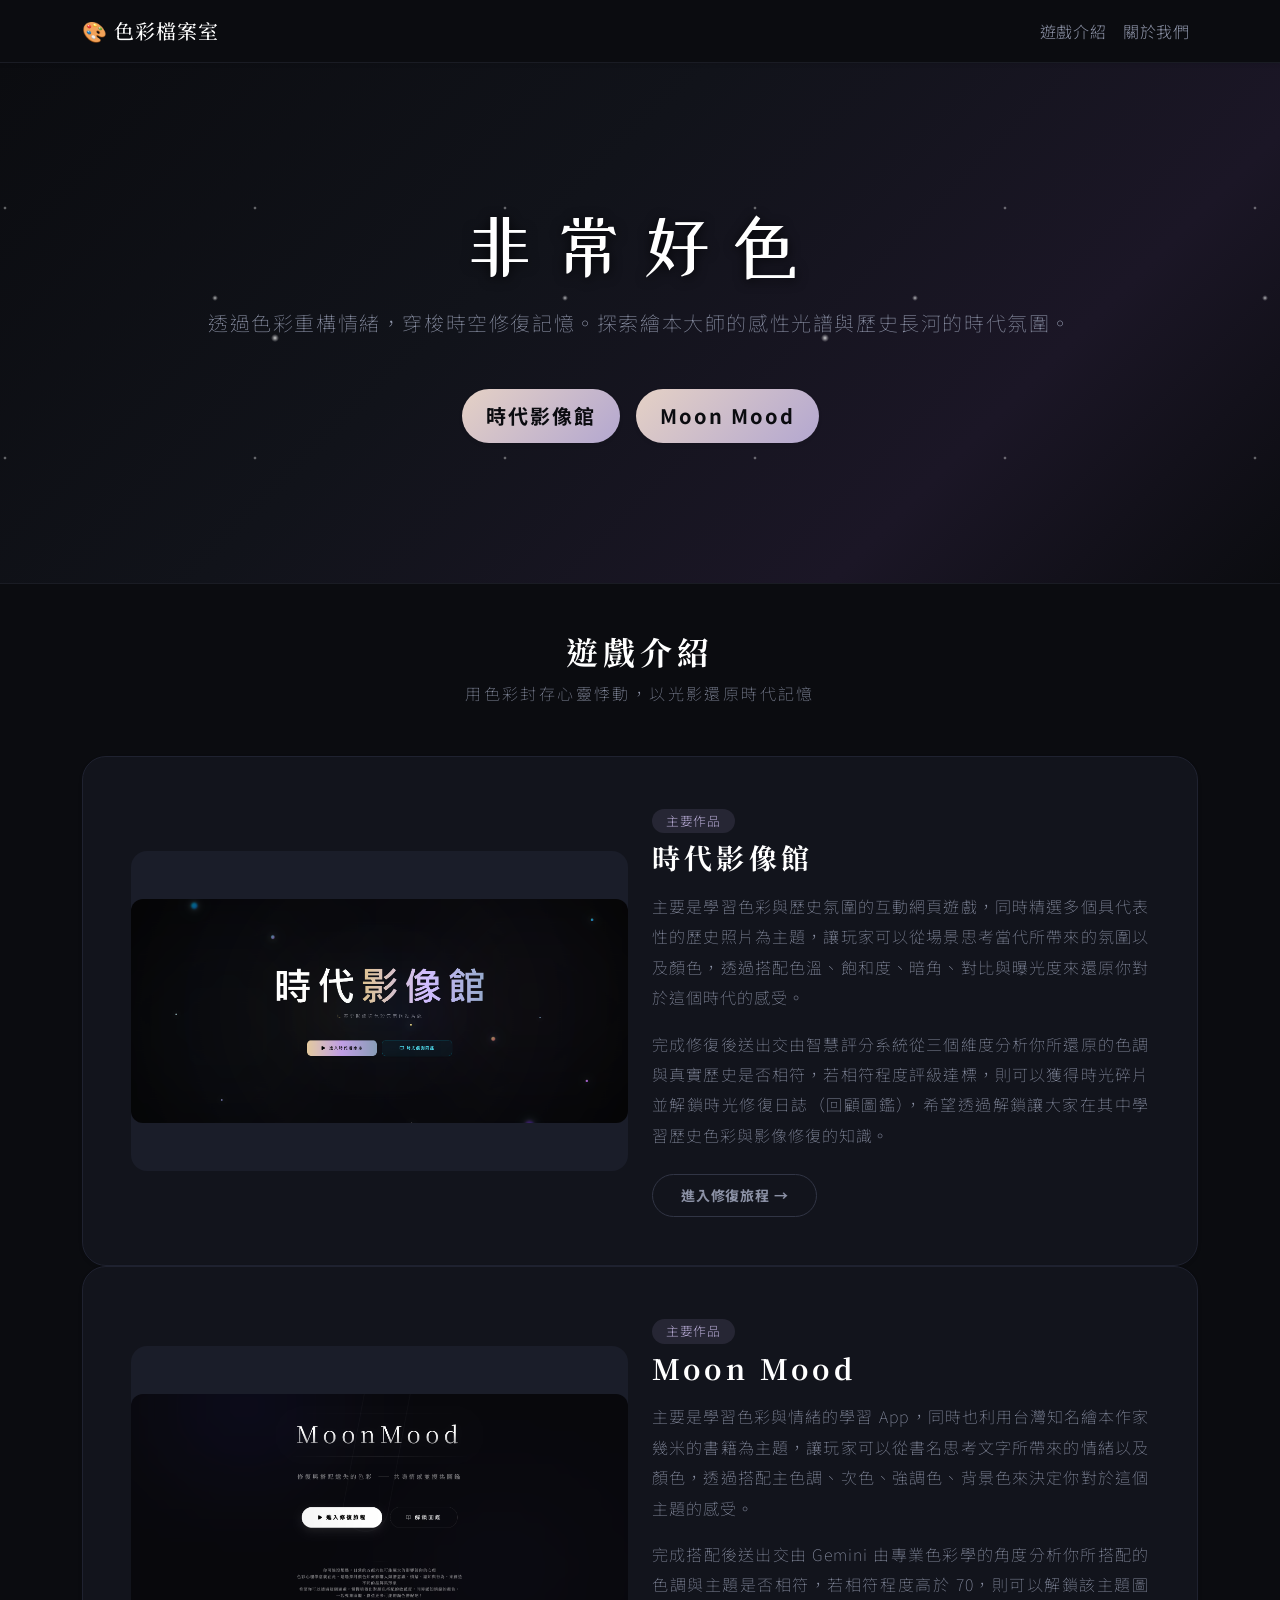
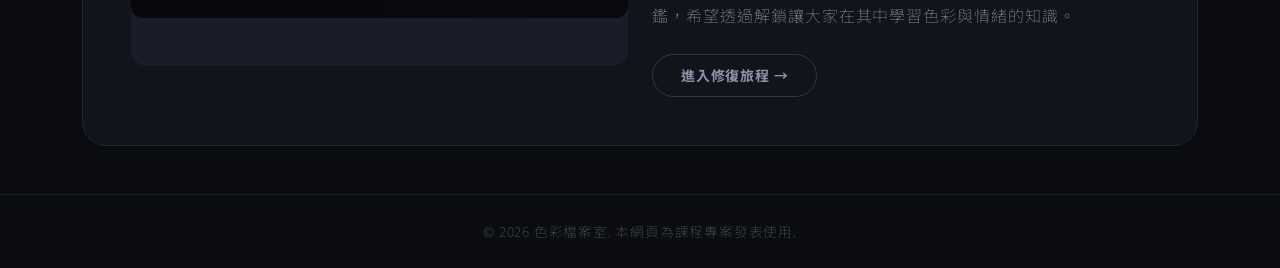
<file: app inventor/index.html>
<!DOCTYPE html>
<html lang="zh-TW">
<head>
    <meta charset="UTF-8">
    <meta name="viewport" content="width=device-width, initial-scale=1.0">
    <title>色彩檔案室｜首頁</title>
    
    <link rel="preconnect" href="https://fonts.googleapis.com">
    <link rel="preconnect" href="https://fonts.gstatic.com" crossorigin>
    <link href="https://fonts.googleapis.com/css2?family=Noto+Sans+TC:wght@100;300;400;500&family=Noto+Serif+TC:wght@300;400;500&display=swap" rel="stylesheet">
    <link href="https://fonts.googleapis.com/css2?family=Noto+Sans+TC:wght@100;300;400&family=Noto+Serif+TC:wght@300;400&family=ZCOOL+XiaoWei&family=ZCOOL+QingKe+HuangYou&family=Ma+Shan+Zheng&display=swap" rel="stylesheet">
    <link href="https://cdn.jsdelivr.net/npm/bootstrap@5.3.0/dist/css/bootstrap.min.css" rel="stylesheet">
    
    <link rel="stylesheet" href="style.css">
</head>
<body>

    <nav class="navbar navbar-expand-lg navbar-dark shadow-sm sticky-top">
        <div class="container">
            <a class="navbar-brand brand-glow" href="#">🎨 色彩檔案室</a>
            <button class="navbar-toggler" type="button" data-bs-toggle="collapse" data-bs-target="#navbarNav">
                <span class="navbar-toggler-icon"></span>
            </button>
            <div class="collapse navbar-collapse" id="navbarNav">
                <ul class="navbar-nav ms-auto">
                    <li class="nav-item"><a class="nav-link" href="#features">遊戲介紹</a></li>
                    <li class="nav-item"><a class="nav-link" href="about.html" target="_blank">關於我們</a></li>
                </ul>
            </div>
        </div>
    </nav>

    <header class="hero-section">
        <div class="container">
            <h1 class="display-4 fw-bold mb-3 font-serif-title hero-main-title">非常好色</h1>
            <p class="lead mb-5">透過色彩重構情緒，穿梭時空修復記憶。探索繪本大師的感性光譜與歷史長河的時代氛圍。</p>
            
            <div class="d-grid gap-3 d-sm-flex justify-content-sm-center">
                <a href="https://era-palette.vercel.app/" target="_blank" class="btn btn-custom-primary btn-lg px-4 gap-3 fw-bold shadow-sm">
                    時代影像館
                </a>
                <a href="https://color-expert.vercel.app/" target="_blank" class="btn btn-custom-primary btn-lg px-4 fw-bold shadow-sm">
                    Moon Mood
                </a>
            </div>
        </div>
    </header>

    <section id="features" class="py-5">
        <div class="container">
            <div class="text-center mb-5">
                <h2 class="fw-bold font-serif-title">遊戲介紹</h2>
                <p class="text-muted-thin">用色彩封存心靈悸動，以光影還原時代記憶</p>
            </div>
            
            <div class="row">
                <div class="col-12">
                    <div class="card p-4 p-md-5 shadow-sm feature-card text-white">
                        <div class="row align-items-center g-4">
                            
                            <div class="col-lg-6">
                                <div class="game-image-placeholder d-flex align-items-center justify-content-center p-0" style="border: none;">
                                    <img src="game1.png" alt="COLOR EXPERT 遊戲畫面" class="img-fluid game-img w-100 h-100">
                                </div>
                            </div>
                            
                            <div class="col-lg-6">
                                <span class="badge badge-custom mb-2">主要作品</span>
                                <h3 class="fw-bold font-serif-title mb-3" style="color: #ffffff;">時代影像館</h3>
                                <p class="game-intro-text">
                                    主要是學習色彩與歷史氛圍的互動網頁遊戲，同時精選多個具代表性的歷史照片為主題，讓玩家可以從場景思考當代所帶來的氛圍以及顏色，透過搭配色溫、飽和度、暗角、對比與曝光度來還原你對於這個時代的感受。
                                </p>
                                <p class="game-intro-text mt-3">
                                    完成修復後送出交由智慧評分系統從三個維度分析你所還原的色調與真實歷史是否相符，若相符程度評級達標，則可以獲得時光碎片並解鎖時光修復日誌（回顧圖鑑），希望透過解鎖讓大家在其中學習歷史色彩與影像修復的知識。
                                </p>
                                
                                <div class="mt-4">
                                    <a href="https://era-palette.vercel.app/" target="_blank" class="btn btn-custom-outline btn-sm fw-bold">
                                        進入修復旅程 →
                                    </a>
                                </div>
                            </div>
                            
                        </div>
                    </div>
                </div>
            </div>

            <div class="row">
                <div class="col-12">
                    <div class="card p-4 p-md-5 shadow-sm feature-card text-white">
                        <div class="row align-items-center g-4">
                            
                            <div class="col-lg-6">
                                <div class="game-image-placeholder d-flex align-items-center justify-content-center p-0" style="border: none;">
                                    <img src="game2.png" alt="COLOR EXPERT 遊戲畫面" class="img-fluid game-img w-100 h-100">
                                </div>
                            </div>
                            
                            <div class="col-lg-6">
                                <span class="badge badge-custom mb-2">主要作品</span>
                                <h3 class="fw-bold font-serif-title mb-3" style="color: #ffffff;">Moon Mood</h3>
                                <p class="game-intro-text">
                                    主要是學習色彩與情緒的學習 App，同時也利用台灣知名繪本作家幾米的書籍為主題，讓玩家可以從書名思考文字所帶來的情緒以及顏色，透過搭配主色調、次色、強調色、背景色來決定你對於這個主題的感受。
                                </p>
                                <p class="game-intro-text mt-3">
                                    完成搭配後送出交由 Gemini 由專業色彩學的角度分析你所搭配的色調與主題是否相符，若相符程度高於 70，則可以解鎖該主題圖鑑，希望透過解鎖讓大家在其中學習色彩與情緒的知識。
                                </p>
                                
                                <div class="mt-4">
                                    <a href="https://color-expert.vercel.app/" target="_blank" class="btn btn-custom-outline btn-sm fw-bold">
                                        進入修復旅程 →
                                    </a>
                                </div>
                            </div>
                            
                        </div>
                    </div>
                </div>
            </div> </div>
    </section>

    <footer class="footer-section text-white text-center py-4">
        <div class="container">
            <p class="mb-0">© 2026 色彩檔案室. 本網頁為課程專案發表使用.</p>
        </div>
    </footer>

    <script src="https://cdn.jsdelivr.net/npm/bootstrap@5.3.0/dist/js/bootstrap.bundle.min.js"></script>
</body>
</html>
</file>
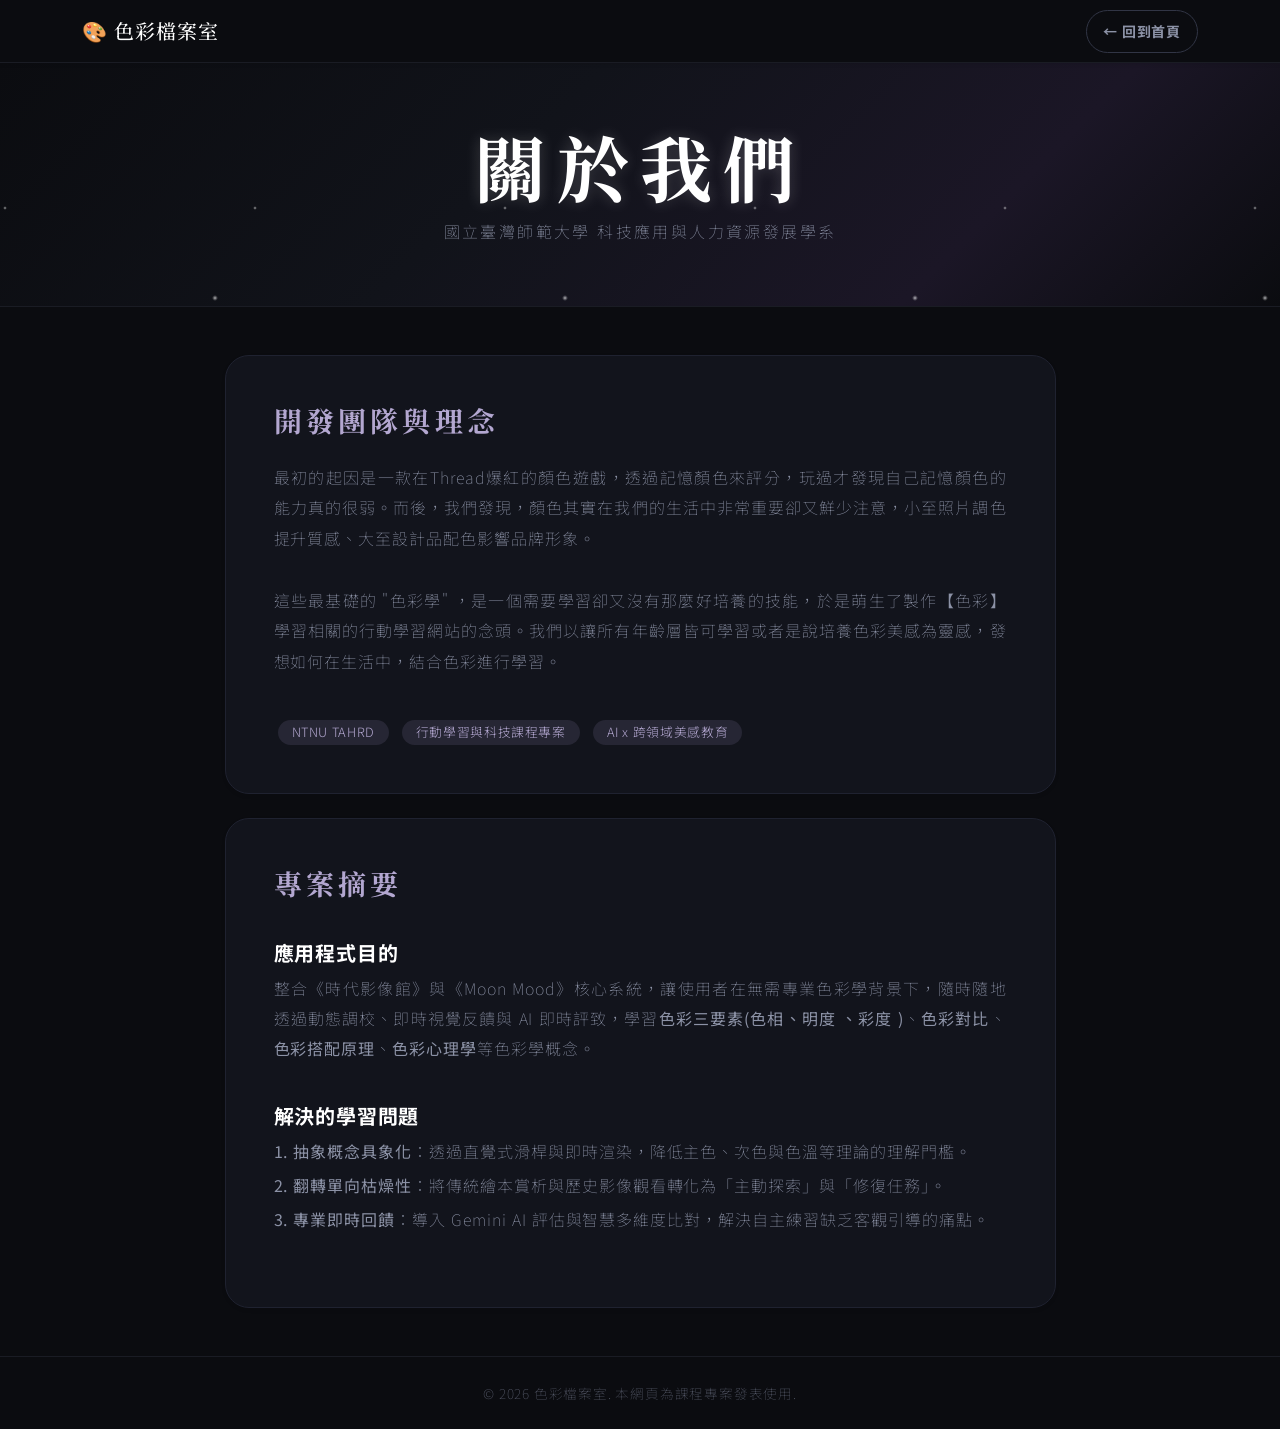
<file: app inventor/about.html>
<!DOCTYPE html>
<html lang="zh-TW">
<head>
    <meta charset="UTF-8">
    <meta name="viewport" content="width=device-width, initial-scale=1.0">
    <title>關於我們｜色彩檔案室</title>
    
    <link rel="preconnect" href="https://fonts.googleapis.com">
    <link rel="preconnect" href="https://fonts.gstatic.com" crossorigin>
    <link href="https://fonts.googleapis.com/css2?family=Noto+Sans+TC:wght@100;300;400;500&family=Noto+Serif+TC:wght@300;400;500&display=swap" rel="stylesheet">
    
    <link href="https://cdn.jsdelivr.net/npm/bootstrap@5.3.0/dist/css/bootstrap.min.css" rel="stylesheet">
    <link rel="stylesheet" href="style.css">
</head>
<body>

    <nav class="navbar navbar-expand-lg navbar-dark shadow-sm sticky-top">
        <div class="container">
            <a class="navbar-brand brand-glow" href="index.html">🎨 色彩檔案室</a>
            <div class="ms-auto">
                <a class="btn btn-custom-outline btn-sm fw-bold px-3" href="index.html">← 回到首頁</a>
            </div>
        </div>
    </nav>

    <header class="hero-section py-5" style="padding: 60px 0 !important;">
        <div class="container">
            <h1 class="display-5 fw-bold mb-2 font-serif-title" style="text-shadow: 0 0 15px rgba(255, 255, 255, 0.2);">關於我們</h1>
            <p class="text-muted-thin mb-0">國立臺灣師範大學 科技應用與人力資源發展學系</p>
        </div>
    </header>

    <section class="py-5" style="background-color: #0b0c10;">
        <div class="container">
            <div class="row justify-content-center">
                <div class="col-md-9">
                    
                    <div class="card p-4 p-md-5 shadow-sm feature-card text-white mb-4">
                        <h3 class="fw-bold font-serif-title mb-4" style="color: #b3a7d0;">開發團隊與理念</h3>
                        <p class="game-intro-text">
                            最初的起因是一款在Thread爆紅的顏色遊戲，透過記憶顏色來評分，玩過才發現自己記憶顏色的能力真的很弱。而後，我們發現，顏色其實在我們的生活中非常重要卻又鮮少注意，小至照片調色提升質感、大至設計品配色影響品牌形象。
                        </p>
                        <p class="game-intro-text mt-3">
                            這些最基礎的 "色彩學" ，是一個需要學習卻又沒有那麼好培養的技能，於是萌生了製作【色彩】學習相關的行動學習網站的念頭。我們以讓所有年齡層皆可學習或者是說培養色彩美感為靈感，發想如何在生活中，結合色彩進行學習。
                        </p>
                        <div class="mt-4">
                            <span class="badge badge-custom mx-1">NTNU TAHRD</span>
                            <span class="badge badge-custom mx-1">行動學習與科技課程專案</span>
                            <span class="badge badge-custom mx-1">AI x 跨領域美感教育</span>
                        </div>
                    </div>

                    <div class="card p-4 p-md-5 shadow-sm feature-card text-white">
                        <h3 class="fw-bold font-serif-title mb-4" style="color: #b3a7d0;">專案摘要</h3>
                        
                        <h5 class="fw-bold text-white mt-3 mb-2">應用程式目的</h5>
                        <p class="game-intro-text mb-4">
                            整合《時代影像館》與《Moon Mood》核心系統，讓使用者在無需專業色彩學背景下，隨時隨地透過動態調校、即時視覺反饋與 AI 即時評致，學習<strong>色彩三要素(色相、明度 、彩度 )</strong>、<strong>色彩對比</strong>、<strong>色彩搭配原理</strong>、<strong>色彩心理學</strong>等色彩學概念。
                        </p>

                        <h5 class="fw-bold text-white mt-3 mb-2">解決的學習問題</h5>
                        <p class="game-intro-text mb-1"><strong>1. 抽象概念具象化</strong>：透過直覺式滑桿與即時渲染，降低主色、次色與色溫等理論的理解門檻。</p>
                        <p class="game-intro-text mb-1"><strong>2. 翻轉單向枯燥性</strong>：將傳統繪本賞析與歷史影像觀看轉化為「主動探索」與「修復任務」。</p>
                        <p class="game-intro-text mb-4"><strong>3. 專業即時回饋</strong>：導入 Gemini AI 評估與智慧多維度比對，解決自主練習缺乏客觀引導的痛點。</p>
                    </div>

                </div>
            </div>
        </div>
    </section>

    <footer class="footer-section text-white text-center py-4">
        <div class="container">
            <p class="mb-0">© 2026 色彩檔案室. 本網頁為課程專案發表使用.</p>
        </div>
    </footer>

    <script src="https://cdn.jsdelivr.net/npm/bootstrap@5.3.0/dist/js/bootstrap.bundle.min.js"></script>
</body>
</html>
</file>
<file: app inventor/style.css>
/* ==========================================
   全域文字與字體設定
   ========================================== */
/* 讓網頁內的錨點跳轉（如 #features）擁有平滑滾動動畫 */
html {
    scroll-behavior: smooth;
}

   body {
    background-color: #0b0c10; /* 更深邃、貼近圖片基礎的微夜色 */
    color: #e2e4e9; 
    font-family: 'Noto Sans TC', sans-serif;
    font-weight: 300;
    line-height: 1.8;
    letter-spacing: 0.05em; /* 拉大字距增加質感 */
}

/* 標題專用樣式：採用纖細有雕刻感的思源宋體 */
.font-serif-title {
    font-family: 'Noto Serif TC', serif; /* 使用極具質感的思源宋體 */
    font-weight: 5000;       /* 💡 從原本的 300 調整為 500，讓字體變粗、更有份量 */
    letter-spacing: 0.15em;  /* 💡 稍微再拉大一點字距，維持大器、優雅的排版視覺 */
}

.text-muted-thin {
    font-weight: 100; 
    letter-spacing: 0.15em; 
    color: #8c92a6; /* 帶有灰藍調的細字顏色 */
}

/* ==========================================
   導覽列 (Navbar)
   ========================================== */
.navbar {
    background-color: #0b0c10 !important;
    border-bottom: 1px solid #1a1c24;
}

.navbar-brand {
    font-family: 'Noto Serif TC', serif;
    font-weight: 500;
    color: #ffffff !important;
    letter-spacing: 0.05em;
    transition: color 0.3s;
}

.navbar-brand:hover {
    color: #d1c4e9 !important; 
}

.nav-link {
    font-weight: 300;
    color: #8c92a6 !important;
    letter-spacing: 0.05em;
    transition: color 0.3s;
}

.nav-link:hover {
    color: #ffffff !important; 
}

/* ==========================================
   主視覺區 (Hero Section) 💡 已加入星空閃爍動畫
   ========================================== */
.hero-section {
    padding: 140px 0; 
    text-align: center;
    position: relative;
    overflow: hidden; /* 確保內容不會溢出 */
    background-color: #0b0c10; 
    border-bottom: 1px solid #1a1c24;
    
    /* 💡 為了讓星空能獨立閃爍而不影響文字，我們將星光用 ::before 偽元素來繪製 */
    background-image: linear-gradient(135deg, #0b0c10 0%, #11131a 40%, #1b1626 75%, #0b0c10 100%);
}

/* ✨ 新增：負責背景星光的獨立圖層 */
.hero-section::before {
    content: "";
    position: absolute;
    top: 0; left: 0; right: 0; bottom: 0;
    z-index: 0;
    
    /* 這裡保留您原本精美的三層放射狀星光 */
    background-image: 
        radial-gradient(rgba(255,255,255,0.9), rgba(255,255,255,.3) 2.5px, transparent 4px),
        radial-gradient(rgba(255,255,255,0.8), rgba(255,255,255,.2) 2px, transparent 3px),
        radial-gradient(rgba(255,255,255,0.7), rgba(255,255,255,.1) 1.5px, transparent 2px);
    background-size: 550px 550px, 350px 350px, 250px 250px;
    background-position: 0 0, 40px 60px, 130px 270px;
    
    /* 🎬 套用呼吸閃爍動畫：時長 6 秒、無限循環、柔和縮放進出 */
    animation: starTwinkle 6s ease-in-out infinite;
    opacity: 0.85;
}

/* 確保 Hero 區塊內的文字內容在閃爍星光之上，不會跟著變暗 */
.hero-section .container {
    position: relative;
    z-index: 1;
}

.hero-section h1 {
    font-size: 4.5rem !important; /* 💡 設定大標題尺寸，原本 Bootstrap 的 display-4 大約是 3.5rem */
    color: #ffffff !important;
    text-shadow: 0 2px 12px rgba(0,0,0,0.8); /* 稍微加深陰影，讓大字在星空背景下更清晰 */
}

.hero-section p.lead {
    font-weight: 100; 
    color: #8c92a6 !important;
    letter-spacing: 0.08em;
}

/* ==========================================
   按鈕自訂樣式
   ========================================== */
.btn-custom-primary {
    /* 漸層色：從溫潤的粉橘色到優雅的淡紫色 */
    background: linear-gradient(135deg, #e5d1c5 0%, #b3a7d0 100%) !important;
    color: #0b0c10 !important;
    border: none !important;
    border-radius: 30px; 
    padding: 12px 32px;
    transition: all 0.3s ease;
    letter-spacing: 0.1em;
}

.btn-custom-primary:hover {
    transform: translateY(-3px);
    filter: brightness(1.1); /* 懸停時稍微變亮 */
    box-shadow: 0 10px 25px rgba(179, 167, 208, 0.2);
}

.btn-custom-outline {
    background-color: transparent !important;
    color: #8c92a6 !important;
    border: 1px solid #313545 !important;
    border-radius: 30px;
    padding: 10px 28px;
    transition: all 0.3s ease;
}
.btn-custom-outline:hover {
    color: #ffffff !important;
    border-color: #8c92a6 !important;
    transform: translateY(-2px);
}

/* ==========================================
   功能介紹與滿版卡片區 (Features)
   ========================================== */
#features {
    background-color: #0b0c10 !important;
}

.feature-card {
    background-color: #12141c; 
    border: 1px solid #1f2230;
    border-radius: 24px; 
    transition: all 0.4s cubic-bezier(0.16, 1, 0.3, 1);
}

.feature-card:hover {
    border-color: #9c8eb9; 
    box-shadow: 0 16px 40px rgba(156, 142, 185, 0.06);
}

.game-image-placeholder {
    background-color: #1a1d29; 
    border: 1px dashed #31364a;  
    border-radius: 16px;
    min-height: 320px;          
    padding: 20px;
    transition: border-color 0.3s;
}

.feature-card:hover .game-image-placeholder {
    border-color: #5d5475;      
}

.placeholder-text-box p {
    font-weight: 100;
    font-size: 0.9rem;
    color: #63697a;
    letter-spacing: 0.05em;
}

.game-img {
    border-radius: 12px;
    max-height: 350px;
    object-fit: cover;
}

.badge-custom {
    background-color: rgba(156, 142, 185, 0.15);
    color: #b3a7d0;
    font-weight: 300;
    font-size: 0.8rem;
    padding: 6px 14px;
    border-radius: 20px;
    letter-spacing: 0.05em;
}

.feature-card .game-intro-text {
    font-weight: 100;
    color: #8c92a6;
    text-align: justify;
    font-size: 1rem;
    letter-spacing: 0.06em;
    line-height: 1.9;
}

.icon-box {
    font-size: 2.3rem;
}

h1, h2 {
    color: #ffffff;
}

/* ==========================================
   頁尾 (Footer)
   ========================================== */
.footer-section {
    background-color: #0b0c10; 
    border-top: 1px solid #1a1c24;
}

.footer-section p {
    font-weight: 100; 
    font-size: 0.85rem; 
    color: #535766;
}

/* ==========================================
   🎬 ✨ 新增：星空背景閃爍動畫定義 (Keyframes)
   ========================================== */
@keyframes starTwinkle {
    0%, 100% {
        opacity: 0.85;
        transform: scale(1);
    }
    50% {
        opacity: 0.4;      /* 降到 0.4，讓星星變暗微弱，模擬真實星夜 */
        transform: scale(0.98); /* 細微縮放增加動態層次感 */
    }
}

/* ==========================================
   單獨針對「非常好色」大標題的特殊設定
   ========================================== */
.hero-main-title {
    /* 1. 更換字體：您可以選擇 Noto Sans TC (黑體) 或是維持 Noto Serif TC 但改字重 */
    font-family: 'ZCOOL XiaoWei', serif;
    
    /* 2. 單獨調整字體大小 (例如調整到 4.5rem) */
    font-size: 5rem !important; 
    
    /* 3. 單獨調整字體粗細 (300 最細、500 中等、700 最粗) */
    font-weight: 400 !important;  
    
    /* 4. 增加字距，讓它看起來更大器 */
    letter-spacing: 0.2em !important; 
    
    /* 5. 加上一點文字光暈（對應圖片中亮亮的質感） */
    text-shadow: 0 0 15px rgba(255, 255, 255, 0.3); 
}

/* 確保在手機螢幕上字不會太大而跑版 */
@media (max-width: 768px) {
    .hero-main-title {
        font-size: 2.8rem !important;
    }
}
</file>
